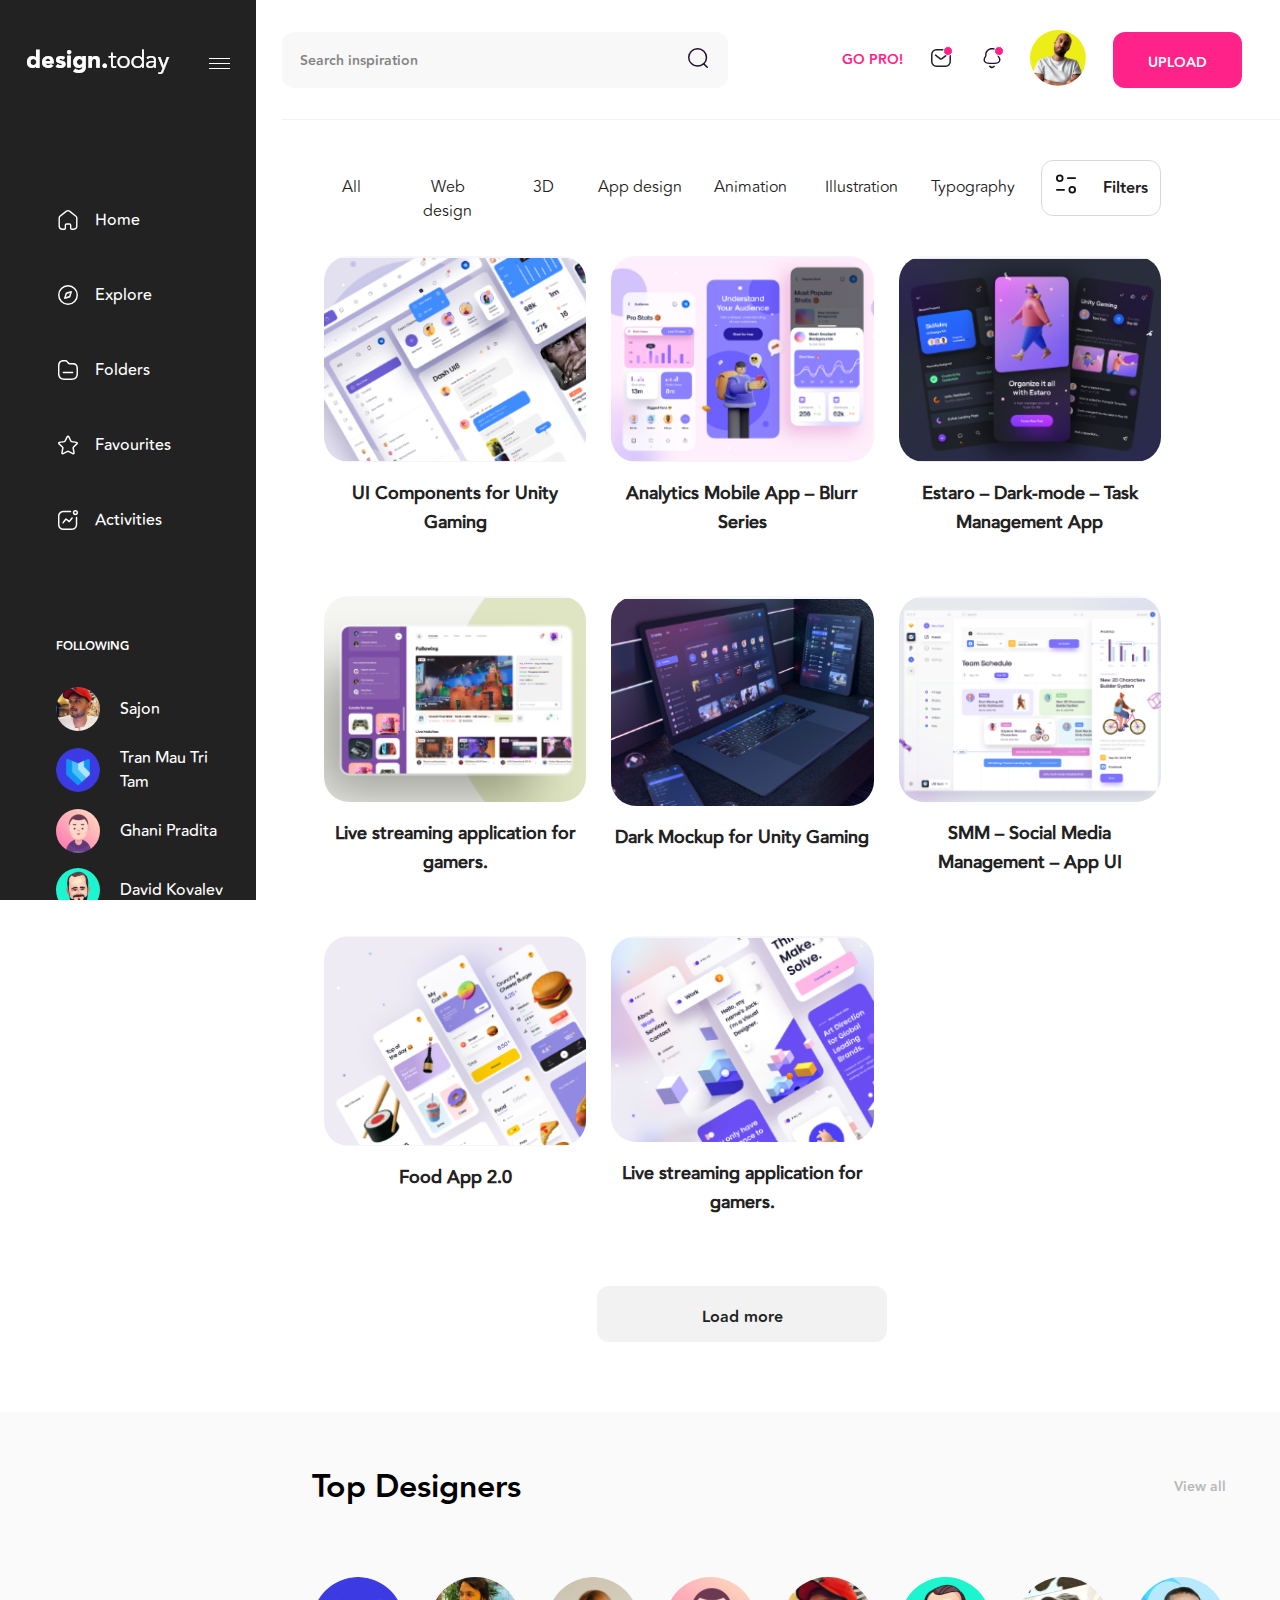
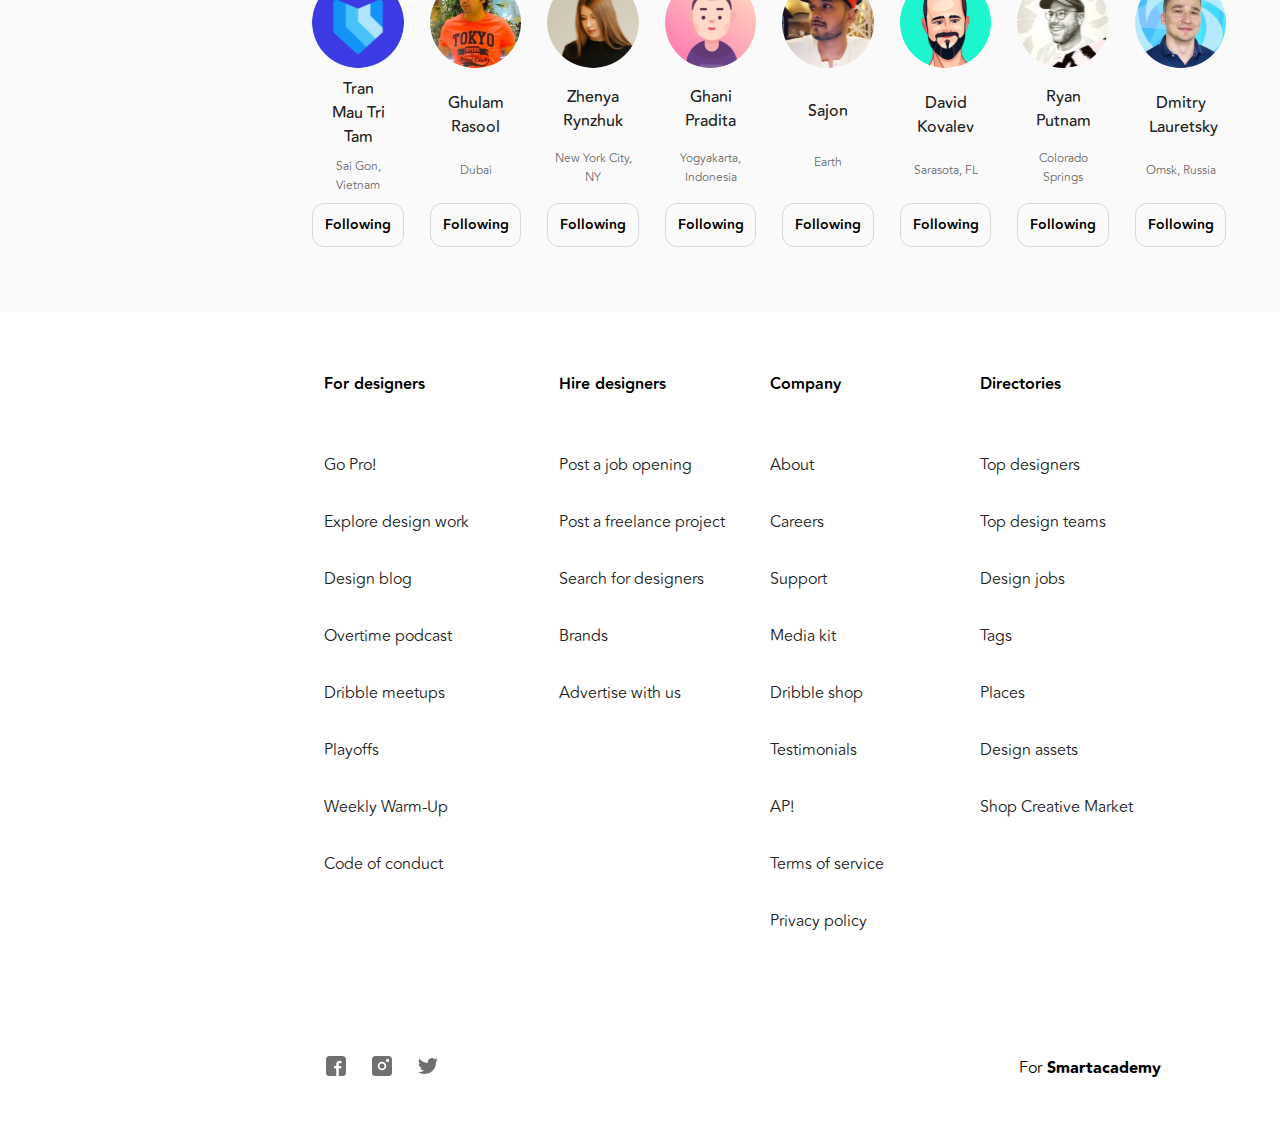
<file: index.html>
<!DOCTYPE html>
<html lang="en">
<head>
    <meta charset="UTF-8">
    <meta http-equiv="X-UA-Compatible" content="IE=edge">
    <meta name="viewport" content="width=device-width, initial-scale=1.0">
    <link rel="stylesheet" href="css/fonts.css">
    <link rel="stylesheet" href="css/style.css">
    <title>Document</title>
</head>
<body>
    <header>
        <nav>
            <div class="nav_container">
                <div class="nav_logo">
                    <a href="#">
                        <img src="img/design.today1.png" alt="logo">
                    </a>
                    <div class="burgermenu">
                        <a href="#">
                            <div class="menu_line"></div>
                            <div class="menu_line"></div>
                            <div class="menu_line"></div>
                        </a>
                    </div>
                </div>
            </div>
            <div class="nav_container">
                <ul class="navbar">
                    <li class="navbar_content">
                        <img src="img/Component 5 – 2.svg" alt="Home">
                        <a href="index.html">Home</a>
                    </li>
                    <li class="navbar_content">
                        <img src="img/Component 3 – 2.svg" alt="Explore">
                        <a href="#">Explore</a>
                    </li>
                    <li class="navbar_content">
                        <img src="img/Component 4 – 2.svg" alt="Folders">
                        <a href="#">Folders</a>
                    </li>
                    <li class="navbar_content">
                        <img src="img/Component 8 – 2.svg" alt="Favourites">
                        <a href="#">Favourites</a>
                    </li>
                    <li class="navbar_content">
                        <img src="img/Component 1 – 2.svg" alt="Activites">
                        <a href="#">Activities</a>
                    </li>
                </ul>
            </div>
            <div class="nav_container">
                <div class="following">
                    <h3>FOLLOWING</h3>
                    <div class="following_content">
                        <img src="img/Rectangle 40.svg" alt="user">
                        <a href="#">Sajon</a>
                    </div>
                    <div class="following_content">
                        <img src="img/Rectangle 41.svg" alt="user">
                        <a href="#">Tran Mau Tri Tam </a>
                    </div>
                    <div class="following_content">
                        <img src="img/Rectangle 42.svg" alt="user">
                        <a href="#">Ghani Pradita</a>
                    </div>
                    <div class="following_content">
                        <img src="img/Rectangle 43.svg" alt="user">
                        <a href="#">David Kovalev</a>
                    </div>
                    <div class="following_content">
                        <img src="img/Rectangle 44.svg" alt="user">
                        <a href="#">Ryan Putnam</a>
                    </div>
                    <a href="#">Load more (15)</a> 
                </div>
            </div>
        </nav>
        <div class="search_profile">
            <div class="search">
                <form action="#">
                    <input type="search" name="search" id="search" placeholder="Search inspiration">
                </form>
                <a href="#">
                    <svg id="Component_9_2" data-name="Component 9 – 2" xmlns="http://www.w3.org/2000/svg" width="24" height="24" viewBox="0 0 24 24">
                        <rect id="Rectangle_36" data-name="Rectangle 36" width="24" height="24" fill="rgba(255,255,255,0)"/>
                        <path id="Search" d="M11.611,2A9.507,9.507,0,0,0,2,11.4a9.507,9.507,0,0,0,9.611,9.4,9.707,9.707,0,0,0,6-2.057l3.124,3.047.083.07a.753.753,0,0,0,.964-.071.713.713,0,0,0,0-1.024L18.7,17.752A9.253,9.253,0,0,0,21.223,11.4,9.507,9.507,0,0,0,11.611,2Zm0,1.448A8.043,8.043,0,0,1,19.743,11.4a8.043,8.043,0,0,1-8.131,7.951A8.043,8.043,0,0,1,3.48,11.4,8.043,8.043,0,0,1,11.611,3.448Z" fill="#200e32" fill-rule="evenodd"/>
                      </svg>
                </a>
            </div>
            <div class="profile">
                <a href="#">GO PRO!</a>
                <a class="mailbox active" href="#">
                    <svg id="Component_11_2" data-name="Component 11 – 2" xmlns="http://www.w3.org/2000/svg" width="24" height="24" viewBox="0 0 24 24">
                        <rect id="Rectangle_74" data-name="Rectangle 74" width="24" height="24" fill="rgba(255,255,255,0)"/>
                        <path id="Message" d="M16.525,3H7.456A5.533,5.533,0,0,0,2,8.859v6.282A5.533,5.533,0,0,0,7.456,21h9.061a5.522,5.522,0,0,0,4-1.773A5.6,5.6,0,0,0,21.989,15.1V8.859A5.557,5.557,0,0,0,16.525,3ZM7.456,4.528h9.052A4,4,0,0,1,19.4,5.816a4.064,4.064,0,0,1,1.072,3v6.327A4.1,4.1,0,0,1,19.4,18.184a4,4,0,0,1-2.894,1.287H7.456a4.018,4.018,0,0,1-3.939-4.331V8.859A4.018,4.018,0,0,1,7.456,4.528Zm10.568,4.11a.755.755,0,0,0-1.066-.119l-4.1,3.3-.118.083a1.379,1.379,0,0,1-1.581-.089l-4.129-3.3-.093-.064a.755.755,0,0,0-.973.187.768.768,0,0,0,.123,1.074l4.134,3.3.161.118a2.889,2.889,0,0,0,3.416-.114l4.107-3.311.082-.077A.768.768,0,0,0,18.024,8.638Z" fill="#222" fill-rule="evenodd"/>
                      </svg>                      
                </a>
                <a class="notifs active" href="#">
                    <svg id="Component_7_2" data-name="Component 7 – 2" xmlns="http://www.w3.org/2000/svg" width="24" height="24" viewBox="0 0 24 24">
                        <rect id="Rectangle_27" data-name="Rectangle 27" width="24" height="24" fill="rgba(255,255,255,0)"/>
                        <path id="Notification" d="M12.036,2h-.071C8.6,2,5.507,4.445,5.207,7.681c-.02.232-.034.468-.042.723L5.152,9l0,.534.015-.061a3.85,3.85,0,0,1-.928,1.821l-.067.086A4.08,4.08,0,0,0,3.5,13.424v.238a4.07,4.07,0,0,0,.926,2.66,4.874,4.874,0,0,0,3.086,1.524,41.583,41.583,0,0,0,8.974,0,4.8,4.8,0,0,0,3.046-1.487,4.076,4.076,0,0,0,.965-2.5v-.4a4.013,4.013,0,0,0-.671-2.074l-.062-.079-.151-.177A3.93,3.93,0,0,1,18.89,9.7l-.045-.187-.009-.2c0-.088,0-.186,0-.308V8.332c0-.257-.01-.441-.028-.647C18.493,4.443,15.4,2,12.036,2Zm-.071,1.4h.071c2.7,0,5.158,1.945,5.395,4.418.014.162.02.317.022.547l0,.9c0,.145.009.265.018.4l.013.093.065.276a5.331,5.331,0,0,0,1.013,2l.138.162-.015-.025a2.585,2.585,0,0,1,.435,1.323v.163a2.653,2.653,0,0,1-.613,1.773,3.418,3.418,0,0,1-2.157,1.03,40.271,40.271,0,0,1-8.7,0,3.485,3.485,0,0,1-2.2-1.065,2.656,2.656,0,0,1-.575-1.716v-.219l.017-.191a2.671,2.671,0,0,1,.314-.939l.084-.139a5.25,5.25,0,0,0,1.22-2.434l.014-.142L6.535,8.7l.016-.466c.007-.147.017-.287.028-.422C6.808,5.341,9.267,3.4,11.965,3.4Zm-6.671,8.8-.045.05.049-.057Zm9.314,7.5a.684.684,0,0,0-.969.106,1.977,1.977,0,0,1-.356.347,2.138,2.138,0,0,1-1.576.445,2.117,2.117,0,0,1-1.414-.79.684.684,0,0,0-.969-.111.7.7,0,0,0-.11.98,3.5,3.5,0,0,0,4.9.586,3.323,3.323,0,0,0,.6-.583A.7.7,0,0,0,14.608,19.691Z" fill="#200e32" fill-rule="evenodd"/>
                      </svg>                      
                </a>
                <a href="profile.html">
                    <img src="img/Group 331.svg" alt="user profile">
                </a>
                <d class="upload">
                    <a href="#">UPLOAD</a>
                    <a href="#" class="upload_svg">
                        <svg version="1.1" id="Capa_1" xmlns="http://www.w3.org/2000/svg" xmlns:xlink="http://www.w3.org/1999/xlink" x="0px" y="0px"
	 width="612px" height="612px" viewBox="0 0 612 612" style="enable-background:new 0 0 612 612;" xml:space="preserve">
<g>
	<g id="Up">
		<g>
			<path d="M432.32,334.42L327.133,219.67c-5.432-5.91-13.081-9.295-21.133-9.295s-15.702,3.385-21.152,9.295L179.66,334.42
				l0.077,0.058c-4.686,5.125-7.612,11.857-7.612,19.335c0,15.836,12.852,28.688,28.688,28.688c8.377,0,15.835-3.634,21.076-9.353
				l0.077,0.058L306,281.52l84.035,91.685l0.076-0.058c5.24,5.719,12.719,9.353,21.076,9.353c15.836,0,28.688-12.852,28.688-28.688
				c0-7.478-2.926-14.21-7.611-19.335L432.32,334.42z M306,0C137.012,0,0,137.012,0,306s137.012,306,306,306s306-137.012,306-306
				S474.988,0,306,0z M306,554.625C168.912,554.625,57.375,443.088,57.375,306S168.912,57.375,306,57.375
				S554.625,168.912,554.625,306S443.088,554.625,306,554.625z"/>
		</g>
	</g>
</g>
<g>
</g>
<g>
</g>
<g>
</g>
<g>
</g>
<g>
</g>
<g>
</g>
<g>
</g>
<g>
</g>
<g>
</g>
<g>
</g>
<g>
</g>
<g>
</g>
<g>
</g>
<g>
</g>
<g>
</g>
                        </svg>
                    </a>
                </d>
            </div>
        </div>
    </header>
    <main>
        <div class="container">
            <div class="filter_bar">
                <div class="filter_option">
                    <ul>
                        <li>
                            <a href="#">All</a>
                        </li>
                        <li>
                            <a href="#">Web design</a>
                        </li>
                        <li>
                            <a href="#">3D</a>
                        </li>
                        <li>
                            <a href="#">App design</a>
                        </li>
                        <li>
                            <a href="#">Animation</a>
                        </li>
                        <li>
                            <a href="#">Illustration</a>
                        </li>
                        <li>
                            <a href="#">Typography</a>
                        </li>
                    </ul>
                </div>
                <div class="filter_button">
                    <a href="#">
                        <img src="img/Group 18.svg" alt="filter">
                    </a>
                    <a href="#">Filters</a>
                </div>
            </div>
        </div>
        <div class="container">
            <section class="article_sec">
                <article>
                    <div class="article-content">
                        <img src="img/Rectangle 451.png" alt="">
                        <h2 class="article_title">
                            <a href="#">UI Components for Unity Gaming</a>
                        </h2>
                    </div>
                    <div class="article_reacts">
                        <div class="react add">
                            <img src="img/Component 10 – 1.svg" alt="">
                        </div>
                        <div class="react heart">
                            <img src="img/Component 6 – 2.svg" alt="">
                        </div>
                    </div>
                </article>
                <article>
                    <div class="article-content">
                        <img src="img/Rectangle 461.png" alt="">
                        <h2 class="article_title">
                            <a href="#">Analytics Mobile App – Blurr Series</a>
                        </h2>
                    </div>
                    <div class="article_reacts">
                        <div class="react add">
                            <img src="img/Component 10 – 1.svg" alt="">
                        </div>
                        <div class="react heart">
                            <img src="img/Component 6 – 2.svg" alt="">
                        </div>
                    </div>
                </article>
                <article>
                    <div class="article-content">
                        <img src="img/Rectangle 471.png" alt="">
                        <h2 class="article_title">
                            <a href="#">Estaro – Dark-mode – Task Management App</a>
                        </h2>
                    </div>
                    <div class="article_reacts">
                        <div class="react add">
                            <img src="img/Component 10 – 1.svg" alt="">
                        </div>
                        <div class="react heart">
                            <img src="img/Component 6 – 2.svg" alt="">
                        </div>
                    </div>
                </article>
                <article>
                    <div class="article-content">
                        <img src="img/Rectangle 481.png" alt="">
                        <h2 class="article_title">
                            <a href="#">Live streaming application for gamers.</a>
                        </h2>
                    </div>
                    <div class="article_reacts">
                        <div class="react add">
                            <img src="img/Component 10 – 1.svg" alt="">
                        </div>
                        <div class="react heart">
                            <img src="img/Component 6 – 2.svg" alt="">
                        </div>
                    </div>
                </article>
                <article>
                    <div class="article-content">
                        <img src="img/Rectangle 45.png" alt="">
                        <h2 class="article_title">
                            <a href="#">Dark Mockup for Unity Gaming</a>
                        </h2>
                    </div>
                    <div class="article_reacts">
                        <div class="react add">
                            <img src="img/Component 10 – 1.svg" alt="">
                        </div>
                        <div class="react heart">
                            <img src="img/Component 6 – 2.svg" alt="">
                        </div>
                    </div>
                </article>
                <article>
                    <div class="article-content">
                        <img src="img/Rectangle 46.png" alt="">
                        <h2 class="article_title">
                            <a href="#">SMM – Social Media Management – App UI</a>
                        </h2>
                    </div>
                    <div class="article_reacts">
                        <div class="react add">
                            <img src="img/Component 10 – 1.svg" alt="">
                        </div>
                        <div class="react heart">
                            <img src="img/Component 6 – 2.svg" alt="">
                        </div>
                    </div>
                </article>
                <article>
                    <div class="article-content">
                        <img src="img/Rectangle 47.png" alt="">
                        <h2 class="article_title">
                            <a href="#">Food App 2.0</a>
                        </h2>
                    </div>
                    <div class="article_reacts">
                        <div class="react add">
                            <img src="img/Component 10 – 1.svg" alt="">
                        </div>
                        <div class="react heart">
                            <img src="img/Component 6 – 2.svg" alt="">
                        </div>
                    </div>
                </article>
                <article>
                    <div class="article-content">
                        <img src="img/Rectangle 48.png" alt="">
                        <h2 class="article_title">
                            <a href="#">Live streaming application for gamers.</a>
                        </h2>
                    </div>
                    <div class="article_reacts">
                        <div class="react add">
                            <img src="img/Component 10 – 1.svg" alt="">
                        </div>
                        <div class="react heart">
                            <img src="img/Component 6 – 2.svg" alt="">
                        </div>
                    </div>
                </article>
            </section>
            <div class="more_articles">
                <a href="#">Load more</a>
            </div>
        </div>
        <div class="container top_designers">
            <div class="cont section_title">
                <h1>Top Designers</h1>
                <a href="#">View all</a>
            </div>
            <div class="cont designers">
                <div class="profile_info">
                    <img src="img/Rectangle 65.svg" alt="">
                    <a href="#">Tran Mau 
                        Tri Tam </a>
                    <p>Sai Gon, Vietnam</p>
                    <button class="following_bar">Following</button>
                </div>
                <div class="profile_info">
                    <img src="img/Rectangle 69.svg" alt="">
                    <a href="#">Ghulam
                        Rasool</a>
                    <p>Dubai</p>
                    <button class="following_bar">Following</button>
                </div>
                <div class="profile_info">
                    <img src="img/Rectangle 66.svg" alt="">
                    <a href="#">Zhenya
                        Rynzhuk</a>
                    <p>New York City, NY</p>
                    <button class="following_bar">Following</button>
                </div>
                <div class="profile_info">
                    <img src="img/Rectangle 70.svg" alt="">
                    <a href="#">Ghani
                        Pradita</a>
                    <p>Yogyakarta, Indonesia</p>
                    <button class="following_bar">Following</button>
                </div>
                <div class="profile_info">
                    <img src="img/Rectangle 67.svg" alt="">
                    <a href="#">Sajon</a>
                    <p>Earth</p>
                    <button class="following_bar">Following</button>
                </div>
                <div class="profile_info">
                    <img src="img/Rectangle 71.svg" alt="">
                    <a href="#">David
                        Kovalev</a>
                    <p>Sarasota, FL</p>
                    <button class="following_bar">Following</button>
                </div>
                <div class="profile_info">
                    <img src="img/Rectangle 68.svg" alt="">
                    <a href="#">Ryan
                        Putnam</a>
                    <p>Colorado Springs</p>
                    <button class="following_bar">Following</button>
                </div>
                <div class="profile_info">
                    <img src="img/Rectangle 72.svg" alt="">
                    <a href="#">Dmitry
                        Lauretsky</a>
                    <p>Omsk, Russia</p>
                    <button class="following_bar">Following</button>
                </div>
            </div>
        </div>
        <div class="container">
            <section class="offerings">
                <ul class="for_designers">
                    <li>
                        For designers
                    </li>
                    <li>
                        <a href="#">Go Pro!</a>
                    </li>
                    <li>
                        <a href="#">Explore design work</a>
                    </li>
                    <li>
                        <a href="#">Design blog</a>
                    </li>
                    <li>
                        <a href="#">Overtime podcast</a>
                    </li>
                    <li>
                        <a href="#">Dribble meetups</a>
                    </li>
                    <li>
                        <a href="#">Playoffs</a>
                    </li>
                    <li>
                        <a href="#">Weekly Warm-Up</a>
                    </li>
                    <li>
                        <a href="#">Code of conduct</a>
                    </li>
                </ul>
                <ul class="hire_designers">
                    <li>
                        Hire designers
                    </li>
                    <li>
                        <a href="#">Post a job opening</a>
                    </li>
                    <li>
                        <a href="#">Post a freelance project</a>
                    </li>
                    <li>
                        <a href="#">Search for designers</a>
                    </li>
                    <li>
                        <a href="#">Brands</a>
                    </li>
                    <li>
                        <a href="#">Advertise with us</a>
                    </li>
                </ul>
                <ul class="company">
                    <li>
                        Company
                    </li>
                    <li>
                        <a href="#">About</a>
                    </li>
                    <li>
                        <a href="#">Careers</a>
                    </li>
                    <li>
                        <a href="#">Support</a>
                    </li>
                    <li>
                        <a href="#">Media kit</a>
                    </li>
                    <li>
                        <a href="#">Dribble shop</a>
                    </li>
                    <li>
                        <a href="#">Testimonials</a>
                    </li>
                    <li>
                        <a href="#">AP!</a>
                    </li>
                    <li>
                        <a href="#">Terms of service</a>
                    </li>
                    <li>
                        <a href="#">Privacy policy</a>
                    </li>
                </ul>
                <ul class="directories">
                    <li>
                        Directories
                    </li>
                    <li>
                        <a href="#">Top designers</a>
                    </li>
                    <li>
                        <a href="#">Top design teams</a>
                    </li>
                    <li>
                        <a href="#">Design jobs</a>
                    </li>
                    <li>
                        <a href="#">Tags</a>
                    </li>
                    <li>
                        <a href="#">Places</a>
                    </li>
                    <li>
                        <a href="#">Design assets</a>
                    </li>
                    <li>
                        <a href="#">Shop Creative Market</a>
                    </li>
                </ul>
            </section>
            <div class="more_articles more_offerings">
                <a href="#">Load more</a>
            </div>
        </div>
    </main>
    <footer>
        <div class="container">
            <div class="footer">
                <div class="soc_media">
                    <a href="#">
                        <svg xmlns="http://www.w3.org/2000/svg" width="24" height="24" viewBox="0 0 24 24">
                            <g id="Component_12_2" data-name="Component 12 – 2">
                              <rect id="Rectangle_76" data-name="Rectangle 76" width="24" height="24" fill="rgba(255,255,255,0)"/>
                              <g id="Layer_2" data-name="Layer 2" transform="translate(2 2)">
                                <g id="Layer_1" data-name="Layer 1">
                                  <path id="Path_12" data-name="Path 12" d="M16.441,0H3.559A3.563,3.563,0,0,0,0,3.559V16.441A3.563,3.563,0,0,0,3.559,20H10.2V12.6H8V10.047h2.2V8.166a3.088,3.088,0,0,1,3.285-3.39,18.149,18.149,0,0,1,1.969.1V7.159H14.1c-1.061,0-1.264.5-1.264,1.241v1.631h2.525l-.339,2.553H12.841V20h3.6A3.563,3.563,0,0,0,20,16.441V3.559A3.563,3.563,0,0,0,16.441,0Z" fill="#707070"/>
                                </g>
                              </g>
                            </g>
                          </svg>                          
                    </a>
                    <a href="#">
                        <svg id="Component_13_2" data-name="Component 13 – 2" xmlns="http://www.w3.org/2000/svg" width="24" height="24" viewBox="0 0 24 24">
                            <rect id="Rectangle_77" data-name="Rectangle 77" width="24" height="24" fill="rgba(255,255,255,0)"/>
                            <g id="Layer_2" data-name="Layer 2" transform="translate(2 2)">
                              <g id="Layer_1" data-name="Layer 1">
                                <path id="Path_13" data-name="Path 13" d="M10,7.458A2.542,2.542,0,1,0,12.542,10,2.542,2.542,0,0,0,10,7.458Zm0,0A2.542,2.542,0,1,0,12.542,10,2.542,2.542,0,0,0,10,7.458ZM16.441,0H3.559A3.563,3.563,0,0,0,0,3.559V16.441A3.563,3.563,0,0,0,3.559,20H16.441A3.563,3.563,0,0,0,20,16.441V3.559A3.563,3.563,0,0,0,16.441,0ZM10,14.237A4.237,4.237,0,1,1,14.237,10,4.237,4.237,0,0,1,10,14.237ZM15.593,6.1a1.695,1.695,0,1,1,1.695-1.695A1.695,1.695,0,0,1,15.593,6.1ZM10,7.458A2.542,2.542,0,1,0,12.542,10,2.542,2.542,0,0,0,10,7.458Z" fill="#707070"/>
                              </g>
                            </g>
                          </svg>
                    </a>
                    <a href="#">
                        <svg xmlns="http://www.w3.org/2000/svg" width="24" height="24" viewBox="0 0 24 24">
                            <g id="Component_14_2" data-name="Component 14 – 2">
                              <rect id="Rectangle_78" data-name="Rectangle 78" width="24" height="24" fill="rgba(255,255,255,0)"/>
                              <g id="Layer_2" data-name="Layer 2" transform="translate(2.006 3.998)">
                                <g id="Layer_1" data-name="Layer 1" transform="translate(-0.006 0.002)">
                                  <path id="Path_14" data-name="Path 14" d="M6.287,16A11.508,11.508,0,0,0,17.96,4.5V3.981a8.215,8.215,0,0,0,2.034-2.087,8.3,8.3,0,0,1-2.373.633A4.057,4.057,0,0,0,19.442.3a8.345,8.345,0,0,1-2.6.977,4.157,4.157,0,0,0-4.5-.99,4.042,4.042,0,0,0-2.6,3.75,3.911,3.911,0,0,0,.108.92A11.71,11.71,0,0,1,1.389.741,4,4,0,0,0,2.657,6.128,4.12,4.12,0,0,1,.8,5.621v.047A4.051,4.051,0,0,0,4.09,9.621a4.132,4.132,0,0,1-1.081.143,4.216,4.216,0,0,1-.773-.073A4.1,4.1,0,0,0,6.07,12.5,8.308,8.308,0,0,1,.986,14.228a8.644,8.644,0,0,1-.992-.057A11.744,11.744,0,0,0,6.287,16" transform="translate(0.006 -0.002)" fill="#707070"/>
                                </g>
                              </g>
                            </g>
                          </svg>
                    </a>
                </div>
                <div>
                    <p><span class="book">For</span><span class="black"> Smartacademy</span></p>
                </div>
            </div>
        </div>
    </footer>
</body>
</html>
</file>
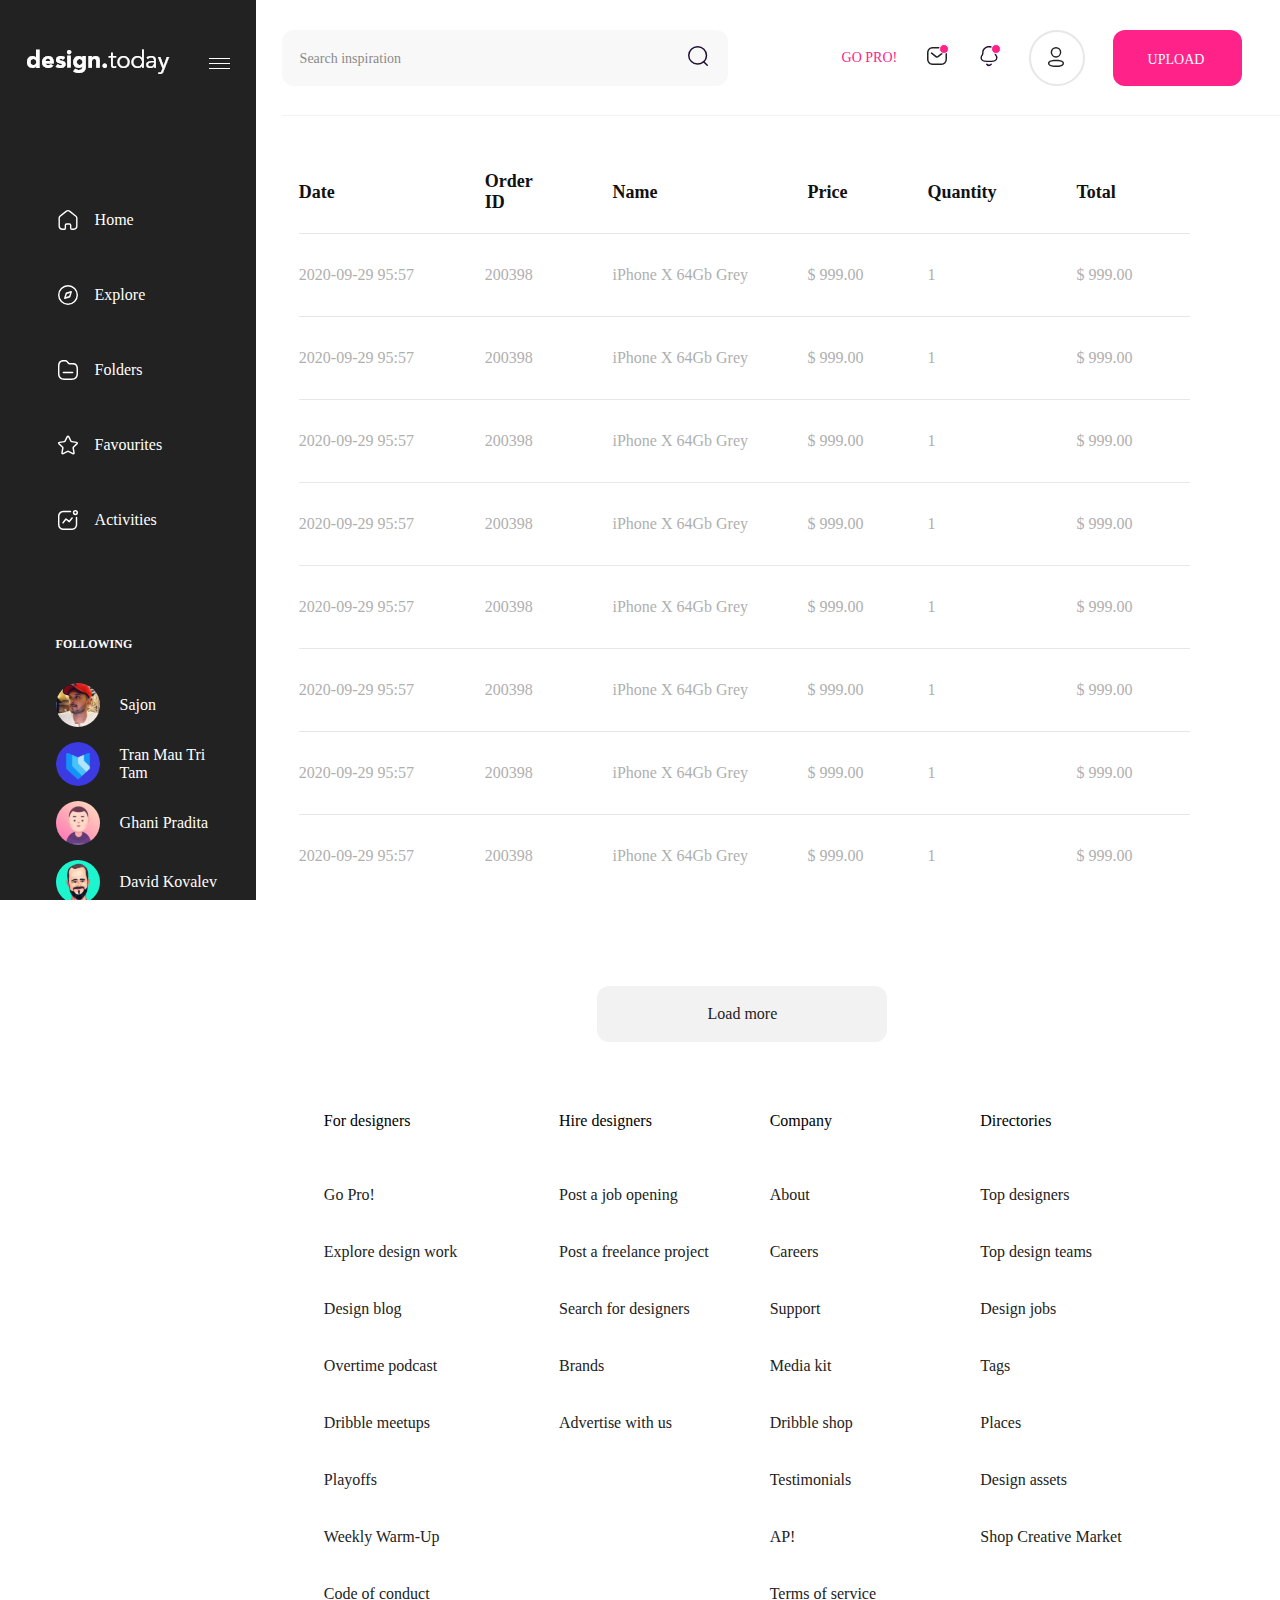
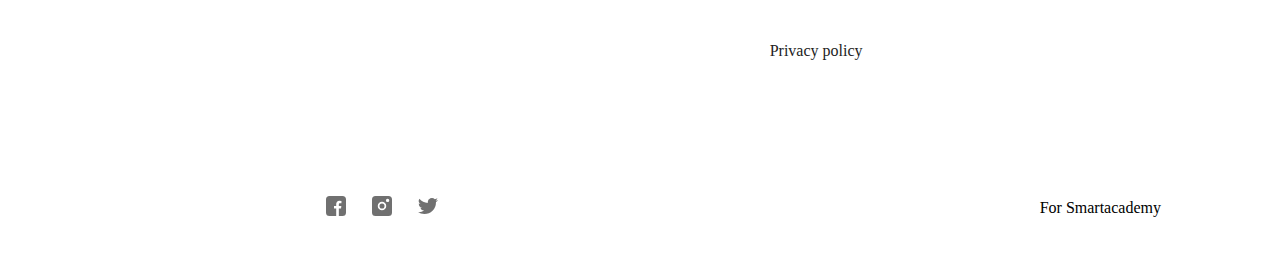
<file: profile.html>
<!DOCTYPE html>
<html lang="en">
<head>
    <meta charset="UTF-8">
    <meta http-equiv="X-UA-Compatible" content="IE=edge">
    <meta name="viewport" content="width=device-width, initial-scale=1.0">
    <link rel="stylesheet" href="css/style.css">
    <title>Document</title>
</head>
<body>
    <header>
        <nav>
            <div class="nav_container">
                <div class="nav_logo">
                    <a href="#">
                        <img src="img/design.today1.png" alt="logo">
                    </a>
                    <div class="burgermenu">
                        <a href="#">
                            <div class="menu_line"></div>
                            <div class="menu_line"></div>
                            <div class="menu_line"></div>
                        </a>
                    </div>
                </div>
            </div>
            <div class="nav_container">
                <ul class="navbar">
                    <li class="navbar_content">
                        <img src="img/Component 5 – 2.svg" alt="Home">
                        <a href="index.html">Home</a>
                    </li>
                    <li class="navbar_content">
                        <img src="img/Component 3 – 2.svg" alt="Explore">
                        <a href="#">Explore</a>
                    </li>
                    <li class="navbar_content">
                        <img src="img/Component 4 – 2.svg" alt="Folders">
                        <a href="#">Folders</a>
                    </li>
                    <li class="navbar_content">
                        <img src="img/Component 8 – 2.svg" alt="Favourites">
                        <a href="#">Favourites</a>
                    </li>
                    <li class="navbar_content">
                        <img src="img/Component 1 – 2.svg" alt="Activites">
                        <a href="#">Activities</a>
                    </li>
                </ul>
            </div>
            <div class="nav_container">
                <div class="following">
                    <h3>FOLLOWING</h3>
                    <div class="following_content">
                        <img src="img/Rectangle 40.svg" alt="user">
                        <a href="#">Sajon</a>
                    </div>
                    <div class="following_content">
                        <img src="img/Rectangle 41.svg" alt="user">
                        <a href="#">Tran Mau Tri Tam </a>
                    </div>
                    <div class="following_content">
                        <img src="img/Rectangle 42.svg" alt="user">
                        <a href="#">Ghani Pradita</a>
                    </div>
                    <div class="following_content">
                        <img src="img/Rectangle 43.svg" alt="user">
                        <a href="#">David Kovalev</a>
                    </div>
                    <div class="following_content">
                        <img src="img/Rectangle 44.svg" alt="user">
                        <a href="#">Ryan Putnam</a>
                    </div>
                    <a href="#">Load more (15)</a> 
                </div>
            </div>
        </nav>
        <div class="search_profile">
            <div class="search">
                <form action="#">
                    <input type="search" name="search" id="search" placeholder="Search inspiration">
                </form>
                <a href="#">
                    <svg id="Component_9_2" data-name="Component 9 – 2" xmlns="http://www.w3.org/2000/svg" width="24" height="24" viewBox="0 0 24 24">
                        <rect id="Rectangle_36" data-name="Rectangle 36" width="24" height="24" fill="rgba(255,255,255,0)"/>
                        <path id="Search" d="M11.611,2A9.507,9.507,0,0,0,2,11.4a9.507,9.507,0,0,0,9.611,9.4,9.707,9.707,0,0,0,6-2.057l3.124,3.047.083.07a.753.753,0,0,0,.964-.071.713.713,0,0,0,0-1.024L18.7,17.752A9.253,9.253,0,0,0,21.223,11.4,9.507,9.507,0,0,0,11.611,2Zm0,1.448A8.043,8.043,0,0,1,19.743,11.4a8.043,8.043,0,0,1-8.131,7.951A8.043,8.043,0,0,1,3.48,11.4,8.043,8.043,0,0,1,11.611,3.448Z" fill="#200e32" fill-rule="evenodd"/>
                      </svg>
                </a>
            </div>
            <div class="profile">
                <a href="#">GO PRO!</a>
                <a class="mailbox active" href="#">
                    <svg id="Component_11_2" data-name="Component 11 – 2" xmlns="http://www.w3.org/2000/svg" width="24" height="24" viewBox="0 0 24 24">
                        <rect id="Rectangle_74" data-name="Rectangle 74" width="24" height="24" fill="rgba(255,255,255,0)"/>
                        <path id="Message" d="M16.525,3H7.456A5.533,5.533,0,0,0,2,8.859v6.282A5.533,5.533,0,0,0,7.456,21h9.061a5.522,5.522,0,0,0,4-1.773A5.6,5.6,0,0,0,21.989,15.1V8.859A5.557,5.557,0,0,0,16.525,3ZM7.456,4.528h9.052A4,4,0,0,1,19.4,5.816a4.064,4.064,0,0,1,1.072,3v6.327A4.1,4.1,0,0,1,19.4,18.184a4,4,0,0,1-2.894,1.287H7.456a4.018,4.018,0,0,1-3.939-4.331V8.859A4.018,4.018,0,0,1,7.456,4.528Zm10.568,4.11a.755.755,0,0,0-1.066-.119l-4.1,3.3-.118.083a1.379,1.379,0,0,1-1.581-.089l-4.129-3.3-.093-.064a.755.755,0,0,0-.973.187.768.768,0,0,0,.123,1.074l4.134,3.3.161.118a2.889,2.889,0,0,0,3.416-.114l4.107-3.311.082-.077A.768.768,0,0,0,18.024,8.638Z" fill="#222" fill-rule="evenodd"/>
                      </svg>                      
                </a>
                <a class="notifs active" href="#">
                    <svg id="Component_7_2" data-name="Component 7 – 2" xmlns="http://www.w3.org/2000/svg" width="24" height="24" viewBox="0 0 24 24">
                        <rect id="Rectangle_27" data-name="Rectangle 27" width="24" height="24" fill="rgba(255,255,255,0)"/>
                        <path id="Notification" d="M12.036,2h-.071C8.6,2,5.507,4.445,5.207,7.681c-.02.232-.034.468-.042.723L5.152,9l0,.534.015-.061a3.85,3.85,0,0,1-.928,1.821l-.067.086A4.08,4.08,0,0,0,3.5,13.424v.238a4.07,4.07,0,0,0,.926,2.66,4.874,4.874,0,0,0,3.086,1.524,41.583,41.583,0,0,0,8.974,0,4.8,4.8,0,0,0,3.046-1.487,4.076,4.076,0,0,0,.965-2.5v-.4a4.013,4.013,0,0,0-.671-2.074l-.062-.079-.151-.177A3.93,3.93,0,0,1,18.89,9.7l-.045-.187-.009-.2c0-.088,0-.186,0-.308V8.332c0-.257-.01-.441-.028-.647C18.493,4.443,15.4,2,12.036,2Zm-.071,1.4h.071c2.7,0,5.158,1.945,5.395,4.418.014.162.02.317.022.547l0,.9c0,.145.009.265.018.4l.013.093.065.276a5.331,5.331,0,0,0,1.013,2l.138.162-.015-.025a2.585,2.585,0,0,1,.435,1.323v.163a2.653,2.653,0,0,1-.613,1.773,3.418,3.418,0,0,1-2.157,1.03,40.271,40.271,0,0,1-8.7,0,3.485,3.485,0,0,1-2.2-1.065,2.656,2.656,0,0,1-.575-1.716v-.219l.017-.191a2.671,2.671,0,0,1,.314-.939l.084-.139a5.25,5.25,0,0,0,1.22-2.434l.014-.142L6.535,8.7l.016-.466c.007-.147.017-.287.028-.422C6.808,5.341,9.267,3.4,11.965,3.4Zm-6.671,8.8-.045.05.049-.057Zm9.314,7.5a.684.684,0,0,0-.969.106,1.977,1.977,0,0,1-.356.347,2.138,2.138,0,0,1-1.576.445,2.117,2.117,0,0,1-1.414-.79.684.684,0,0,0-.969-.111.7.7,0,0,0-.11.98,3.5,3.5,0,0,0,4.9.586,3.323,3.323,0,0,0,.6-.583A.7.7,0,0,0,14.608,19.691Z" fill="#200e32" fill-rule="evenodd"/>
                      </svg>                      
                </a>
                <a href="profile.html">
                    <div class="user_profile">
                        <svg xmlns="http://www.w3.org/2000/svg" width="24" height="24" viewBox="0 0 24 24">
                            <g id="Group_79" data-name="Group 79" transform="translate(-1631 -50)">
                              <rect id="Rectangle_155" data-name="Rectangle 155" width="24" height="24" transform="translate(1631 50)" fill="rgba(255,255,255,0)"/>
                              <path id="Profile" d="M12,2a5.335,5.335,0,1,0,5.312,5.335A5.324,5.324,0,0,0,12,2Zm0,1.448A3.888,3.888,0,1,1,8.133,7.335,3.879,3.879,0,0,1,12,3.448ZM9.83,14.821a16.72,16.72,0,0,0-2.339.331,4.346,4.346,0,0,0-3.2,1.948A2.882,2.882,0,0,0,4,18.363a2.93,2.93,0,0,0,.281,1.253,3.988,3.988,0,0,0,2.976,1.9l.256.053a15.368,15.368,0,0,0,2.332.339,2.271,2.271,0,0,0,.4.047l.144.005c.074,0,.158,0,.284,0a25.118,25.118,0,0,0,3.491-.056,15.659,15.659,0,0,0,1.88-.244l.467-.1c1.542-.3,2.7-.883,3.2-1.95a2.927,2.927,0,0,0,0-2.5c-.5-1.064-1.645-1.638-3.215-1.962a16.926,16.926,0,0,0-1.873-.291l-.461-.039A24.685,24.685,0,0,0,9.83,14.821Zm4.214,1.442h.013a15.526,15.526,0,0,1,2.153.3c1.166.24,1.958.639,2.208,1.167a1.472,1.472,0,0,1,0,1.26A2.8,2.8,0,0,1,16.444,20.1l-.225.048a14.426,14.426,0,0,1-2.162.315,24.061,24.061,0,0,1-3.343.052l-.394-.007a1.94,1.94,0,0,1-.287-.033,15.523,15.523,0,0,1-1.874-.249l-.353-.075c-1.17-.229-1.969-.629-2.228-1.165a1.475,1.475,0,0,1-.139-.628,1.423,1.423,0,0,1,.14-.623,3.231,3.231,0,0,1,2.2-1.169,15.391,15.391,0,0,1,2.157-.305A23.3,23.3,0,0,1,14.044,16.263Z" transform="translate(1631 50)" fill="#222" fill-rule="evenodd"/>
                            </g>
                          </svg>                          
                    </div>
                </a>
                <div class="upload">
                    <a href="#">UPLOAD</a>
                    <a href="#" class="upload_svg">
                        <svg version="1.1" id="Capa_1" xmlns="http://www.w3.org/2000/svg" xmlns:xlink="http://www.w3.org/1999/xlink" x="0px" y="0px"
	 width="612px" height="612px" viewBox="0 0 612 612" style="enable-background:new 0 0 612 612;" xml:space="preserve">
<g>
	<g id="Up">
		<g>
			<path d="M432.32,334.42L327.133,219.67c-5.432-5.91-13.081-9.295-21.133-9.295s-15.702,3.385-21.152,9.295L179.66,334.42
				l0.077,0.058c-4.686,5.125-7.612,11.857-7.612,19.335c0,15.836,12.852,28.688,28.688,28.688c8.377,0,15.835-3.634,21.076-9.353
				l0.077,0.058L306,281.52l84.035,91.685l0.076-0.058c5.24,5.719,12.719,9.353,21.076,9.353c15.836,0,28.688-12.852,28.688-28.688
				c0-7.478-2.926-14.21-7.611-19.335L432.32,334.42z M306,0C137.012,0,0,137.012,0,306s137.012,306,306,306s306-137.012,306-306
				S474.988,0,306,0z M306,554.625C168.912,554.625,57.375,443.088,57.375,306S168.912,57.375,306,57.375
				S554.625,168.912,554.625,306S443.088,554.625,306,554.625z"/>
		</g>
	</g>
</g>
<g>
</g>
<g>
</g>
<g>
</g>
<g>
</g>
<g>
</g>
<g>
</g>
<g>
</g>
<g>
</g>
<g>
</g>
<g>
</g>
<g>
</g>
<g>
</g>
<g>
</g>
<g>
</g>
<g>
</g>
                        </svg>
                    </a>
                </div>
            </div>
        </div>
    </header>
    <main>
        <div class="container profile_page">
            <section class="orders">
                <table class="first_table">
                    <thead>
                        <tr class="highlighted">
                            <th>Date</th>
                            <th>Order ID</th>
                            <th>Name</th>
                            <th>Price</th>
                            <th>Quantity</th>
                            <th>Total</th>
                        </tr>
                    </thead>
                    <tbody>
                        <tr class="spacer">
                            <td></td>
                        </tr>
                        <tr class="highlighted">
                            <td>2020-09-29 95:57</td>
                            <td>200398</td>
                            <td>iPhone X 64Gb Grey</td>
                            <td>$ 999.00</td>
                            <td>1</td>
                            <td>$ 999.00</td>
                        </tr>
                        <tr class="spacer">
                            <td></td>
                        </tr>
                        <tr class="highlighted">
                            <td>2020-09-29 95:57</td>
                            <td>200398</td>
                            <td>iPhone X 64Gb Grey</td>
                            <td>$ 999.00</td>
                            <td>1</td>
                            <td>$ 999.00</td>
                        </tr>
                        <tr class="spacer">
                            <td></td>
                        </tr>
                        <tr class="highlighted">
                            <td>2020-09-29 95:57</td>
                            <td>200398</td>
                            <td>iPhone X 64Gb Grey</td>
                            <td>$ 999.00</td>
                            <td>1</td>
                            <td>$ 999.00</td>
                        </tr>
                        <tr class="spacer">
                            <td></td>
                        </tr>
                        <tr class="highlighted">
                            <td>2020-09-29 95:57</td>
                            <td>200398</td>
                            <td>iPhone X 64Gb Grey</td>
                            <td>$ 999.00</td>
                            <td>1</td>
                            <td>$ 999.00</td>
                        </tr>
                        <tr class="spacer">
                            <td></td>
                        </tr>
                        <tr class="highlighted">
                            <td>2020-09-29 95:57</td>
                            <td>200398</td>
                            <td>iPhone X 64Gb Grey</td>
                            <td>$ 999.00</td>
                            <td>1</td>
                            <td>$ 999.00</td>
                        </tr>
                        <tr class="spacer">
                            <td></td>
                        </tr>
                        <tr class="highlighted">
                            <td>2020-09-29 95:57</td>
                            <td>200398</td>
                            <td>iPhone X 64Gb Grey</td>
                            <td>$ 999.00</td>
                            <td>1</td>
                            <td>$ 999.00</td>
                        </tr>
                        <tr class="spacer">
                            <td></td>
                        </tr>
                        <tr class="highlighted">
                            <td>2020-09-29 95:57</td>
                            <td>200398</td>
                            <td>iPhone X 64Gb Grey</td>
                            <td>$ 999.00</td>
                            <td>1</td>
                            <td>$ 999.00</td>
                        </tr>
                        <tr class="spacer">
                            <td></td>
                        </tr>
                        <tr class="last">
                            <td>2020-09-29 95:57</td>
                            <td>200398</td>
                            <td>iPhone X 64Gb Grey</td>
                            <td>$ 999.00</td>
                            <td>1</td>
                            <td>$ 999.00</td>
                        </tr>
                    </tbody>
                </table>
            </section>
        </div>
        <div class="container order_box">
            <section class="orders orders_flex">
                <div class="order_info">
                    <div>
                        <h3>Order</h3>
                        <p>2020-09-29 95:57</p>
                    </div>
                    <div>
                        <h3>Order ID</h3>
                        <p>200398</p>
                    </div>
                    <div>
                        <h3>Name</h3>
                        <p>iPhone X 64Gb Grey</p>
                    </div>
                    <div>
                        <h3>Price</h3>
                        <p>$ 999.00</p>
                    </div>
                    <div>
                        <h3>Quantity</h3>
                        <p>1</p>
                    </div>
                    <div>
                        <h3>Total</h3>
                        <p>$ 999.00</p>
                    </div>
                </div>
                <div class="order_info">
                    <div>
                        <h3>Order</h3>
                        <p>2020-09-29 95:57</p>
                    </div>
                    <div>
                        <h3>Order ID</h3>
                        <p>200398</p>
                    </div>
                    <div>
                        <h3>Name</h3>
                        <p>iPhone X 64Gb Grey</p>
                    </div>
                    <div>
                        <h3>Price</h3>
                        <p>$ 999.00</p>
                    </div>
                    <div>
                        <h3>Quantity</h3>
                        <p>1</p>
                    </div>
                    <div>
                        <h3>Total</h3>
                        <p>$ 999.00</p>
                    </div>
                </div>
                <div class="order_info">
                    <div>
                        <h3>Order</h3>
                        <p>2020-09-29 95:57</p>
                    </div>
                    <div>
                        <h3>Order ID</h3>
                        <p>200398</p>
                    </div>
                    <div>
                        <h3>Name</h3>
                        <p>iPhone X 64Gb Grey</p>
                    </div>
                    <div>
                        <h3>Price</h3>
                        <p>$ 999.00</p>
                    </div>
                    <div>
                        <h3>Quantity</h3>
                        <p>1</p>
                    </div>
                    <div>
                        <h3>Total</h3>
                        <p>$ 999.00</p>
                    </div>
                </div>
                <div class="order_info">
                    <div>
                        <h3>Order</h3>
                        <p>2020-09-29 95:57</p>
                    </div>
                    <div>
                        <h3>Order ID</h3>
                        <p>200398</p>
                    </div>
                    <div>
                        <h3>Name</h3>
                        <p>iPhone X 64Gb Grey</p>
                    </div>
                    <div>
                        <h3>Price</h3>
                        <p>$ 999.00</p>
                    </div>
                    <div>
                        <h3>Quantity</h3>
                        <p>1</p>
                    </div>
                    <div>
                        <h3>Total</h3>
                        <p>$ 999.00</p>
                    </div>
                </div>
                <div class="order_info">
                    <div>
                        <h3>Order</h3>
                        <p>2020-09-29 95:57</p>
                    </div>
                    <div>
                        <h3>Order ID</h3>
                        <p>200398</p>
                    </div>
                    <div>
                        <h3>Name</h3>
                        <p>iPhone X 64Gb Grey</p>
                    </div>
                    <div>
                        <h3>Price</h3>
                        <p>$ 999.00</p>
                    </div>
                    <div>
                        <h3>Quantity</h3>
                        <p>1</p>
                    </div>
                    <div>
                        <h3>Total</h3>
                        <p>$ 999.00</p>
                    </div>
                </div>
                <div class="order_info">
                    <div>
                        <h3>Order</h3>
                        <p>2020-09-29 95:57</p>
                    </div>
                    <div>
                        <h3>Order ID</h3>
                        <p>200398</p>
                    </div>
                    <div>
                        <h3>Name</h3>
                        <p>iPhone X 64Gb Grey</p>
                    </div>
                    <div>
                        <h3>Price</h3>
                        <p>$ 999.00</p>
                    </div>
                    <div>
                        <h3>Quantity</h3>
                        <p>1</p>
                    </div>
                    <div>
                        <h3>Total</h3>
                        <p>$ 999.00</p>
                    </div>
                </div>
            </section>
        </div>
        <div class="container">
            <div class="more_articles">
                <a href="#">Load more</a>
            </div>
        </div>
        <div class="container">
            <section class="offerings offering_profile_page">
                <ul class="for_designers">
                    <li>
                        For designers
                    </li>
                    <li>
                        <a href="#">Go Pro!</a>
                    </li>
                    <li>
                        <a href="#">Explore design work</a>
                    </li>
                    <li>
                        <a href="#">Design blog</a>
                    </li>
                    <li>
                        <a href="#">Overtime podcast</a>
                    </li>
                    <li>
                        <a href="#">Dribble meetups</a>
                    </li>
                    <li>
                        <a href="#">Playoffs</a>
                    </li>
                    <li>
                        <a href="#">Weekly Warm-Up</a>
                    </li>
                    <li>
                        <a href="#">Code of conduct</a>
                    </li>
                </ul>
                <ul class="hire_designers">
                    <li>
                        Hire designers
                    </li>
                    <li>
                        <a href="#">Post a job opening</a>
                    </li>
                    <li>
                        <a href="#">Post a freelance project</a>
                    </li>
                    <li>
                        <a href="#">Search for designers</a>
                    </li>
                    <li>
                        <a href="#">Brands</a>
                    </li>
                    <li>
                        <a href="#">Advertise with us</a>
                    </li>
                </ul>
                <ul class="company">
                    <li>
                        Company
                    </li>
                    <li>
                        <a href="#">About</a>
                    </li>
                    <li>
                        <a href="#">Careers</a>
                    </li>
                    <li>
                        <a href="#">Support</a>
                    </li>
                    <li>
                        <a href="#">Media kit</a>
                    </li>
                    <li>
                        <a href="#">Dribble shop</a>
                    </li>
                    <li>
                        <a href="#">Testimonials</a>
                    </li>
                    <li>
                        <a href="#">AP!</a>
                    </li>
                    <li>
                        <a href="#">Terms of service</a>
                    </li>
                    <li>
                        <a href="#">Privacy policy</a>
                    </li>
                </ul>
                <ul class="directories">
                    <li>
                        Directories
                    </li>
                    <li>
                        <a href="#">Top designers</a>
                    </li>
                    <li>
                        <a href="#">Top design teams</a>
                    </li>
                    <li>
                        <a href="#">Design jobs</a>
                    </li>
                    <li>
                        <a href="#">Tags</a>
                    </li>
                    <li>
                        <a href="#">Places</a>
                    </li>
                    <li>
                        <a href="#">Design assets</a>
                    </li>
                    <li>
                        <a href="#">Shop Creative Market</a>
                    </li>
                </ul>
            </section>
            <div class="more_articles more_offerings">
                <a href="#">Load more</a>
            </div>
        </div>
    </main>
    <footer>
        <div class="container">
            <div class="footer">
                <div class="soc_media">
                    <a href="#">
                        <svg xmlns="http://www.w3.org/2000/svg" width="24" height="24" viewBox="0 0 24 24">
                            <g id="Component_12_2" data-name="Component 12 – 2">
                              <rect id="Rectangle_76" data-name="Rectangle 76" width="24" height="24" fill="rgba(255,255,255,0)"/>
                              <g id="Layer_2" data-name="Layer 2" transform="translate(2 2)">
                                <g id="Layer_1" data-name="Layer 1">
                                  <path id="Path_12" data-name="Path 12" d="M16.441,0H3.559A3.563,3.563,0,0,0,0,3.559V16.441A3.563,3.563,0,0,0,3.559,20H10.2V12.6H8V10.047h2.2V8.166a3.088,3.088,0,0,1,3.285-3.39,18.149,18.149,0,0,1,1.969.1V7.159H14.1c-1.061,0-1.264.5-1.264,1.241v1.631h2.525l-.339,2.553H12.841V20h3.6A3.563,3.563,0,0,0,20,16.441V3.559A3.563,3.563,0,0,0,16.441,0Z" fill="#707070"/>
                                </g>
                              </g>
                            </g>
                          </svg>                          
                    </a>
                    <a href="#">
                        <svg id="Component_13_2" data-name="Component 13 – 2" xmlns="http://www.w3.org/2000/svg" width="24" height="24" viewBox="0 0 24 24">
                            <rect id="Rectangle_77" data-name="Rectangle 77" width="24" height="24" fill="rgba(255,255,255,0)"/>
                            <g id="Layer_2" data-name="Layer 2" transform="translate(2 2)">
                              <g id="Layer_1" data-name="Layer 1">
                                <path id="Path_13" data-name="Path 13" d="M10,7.458A2.542,2.542,0,1,0,12.542,10,2.542,2.542,0,0,0,10,7.458Zm0,0A2.542,2.542,0,1,0,12.542,10,2.542,2.542,0,0,0,10,7.458ZM16.441,0H3.559A3.563,3.563,0,0,0,0,3.559V16.441A3.563,3.563,0,0,0,3.559,20H16.441A3.563,3.563,0,0,0,20,16.441V3.559A3.563,3.563,0,0,0,16.441,0ZM10,14.237A4.237,4.237,0,1,1,14.237,10,4.237,4.237,0,0,1,10,14.237ZM15.593,6.1a1.695,1.695,0,1,1,1.695-1.695A1.695,1.695,0,0,1,15.593,6.1ZM10,7.458A2.542,2.542,0,1,0,12.542,10,2.542,2.542,0,0,0,10,7.458Z" fill="#707070"/>
                              </g>
                            </g>
                          </svg>
                    </a>
                    <a href="#">
                        <svg xmlns="http://www.w3.org/2000/svg" width="24" height="24" viewBox="0 0 24 24">
                            <g id="Component_14_2" data-name="Component 14 – 2">
                              <rect id="Rectangle_78" data-name="Rectangle 78" width="24" height="24" fill="rgba(255,255,255,0)"/>
                              <g id="Layer_2" data-name="Layer 2" transform="translate(2.006 3.998)">
                                <g id="Layer_1" data-name="Layer 1" transform="translate(-0.006 0.002)">
                                  <path id="Path_14" data-name="Path 14" d="M6.287,16A11.508,11.508,0,0,0,17.96,4.5V3.981a8.215,8.215,0,0,0,2.034-2.087,8.3,8.3,0,0,1-2.373.633A4.057,4.057,0,0,0,19.442.3a8.345,8.345,0,0,1-2.6.977,4.157,4.157,0,0,0-4.5-.99,4.042,4.042,0,0,0-2.6,3.75,3.911,3.911,0,0,0,.108.92A11.71,11.71,0,0,1,1.389.741,4,4,0,0,0,2.657,6.128,4.12,4.12,0,0,1,.8,5.621v.047A4.051,4.051,0,0,0,4.09,9.621a4.132,4.132,0,0,1-1.081.143,4.216,4.216,0,0,1-.773-.073A4.1,4.1,0,0,0,6.07,12.5,8.308,8.308,0,0,1,.986,14.228a8.644,8.644,0,0,1-.992-.057A11.744,11.744,0,0,0,6.287,16" transform="translate(0.006 -0.002)" fill="#707070"/>
                                </g>
                              </g>
                            </g>
                          </svg>
                    </a>
                </div>
                <div>
                    <p><span class="book">For</span><span class="black"> Smartacademy</span></p>
                </div>
            </div>
        </div>
    </footer>
</body>
</html>
</file>
<file: css/fonts.css>
@font-face{
    font-family: 'Avenir Book';
    src: url(../fonts/avenir-book.ttf);
    src: url(../fonts/Avenir_Book.eot),
         url(../fonts/Avenir_Book.otf),
         url(../fonts/Avenir_Book.svg),
         url(../fonts/Avenir_Book.woff);
        
}

@font-face{
    font-family: 'Avenir Black';
    src: url(../fonts/Avenir-Black.ttf);
    src: url(../fonts/Avenir_Black.eot),
         url(../fonts/Avenir_Black.otf),
         url(../fonts/Avenir_Black.svg),
         url(../fonts/Avenir_Black.woff);
}

@font-face{
    font-family: 'Avenir Medium';
    src: url(../fonts/Avenir-Medium.ttf);
    src: url(../fonts/Avenir_Medium.eot),
         url(../fonts/Avenir_Medium.otf),
         url(../fonts/Avenir_Medium.svg),
         url(../fonts/Avenir_Medium.woff);
}

@font-face{
    font-family: 'Avenir Heavy';
    src: url(../fonts/avenir-Heavy.ttf);
    src: url(../fonts/Avenir_Heavy.eot),
         url(../fonts/Avenir_Heavy.otf),
         url(../fonts/Avenir_Heavy.svg),
         url(../fonts/Avenir_Heavy.woff);
}
</file>
<file: css/style.css>
* {
  padding: 0;
  margin: 0;
  text-decoration: none;
  list-style: none;
  -webkit-box-sizing: border-box;
          box-sizing: border-box;
}

body{
  overflow-x: hidden;
}
/* header */
nav {
  width: 16%;
  height: 100%;
  background-color: #222222;
  position: fixed;
  z-index: 1;
  overflow-y: scroll;
}

nav::-webkit-scrollbar {
  display: none;
}

.nav_container {
  width: 80%;
  margin: 0 auto;
}

.nav_logo {
  padding-top: 42px;
  margin-bottom: 106px;
  display: -webkit-box;
  display: -ms-flexbox;
  display: flex;
  -webkit-box-orient: horizontal;
  -webkit-box-direction: normal;
      -ms-flex-direction: row;
          flex-direction: row;
  -webkit-box-pack: justify;
      -ms-flex-pack: justify;
          justify-content: space-between;
  -webkit-box-align: center;
      -ms-flex-align: center;
          align-items: center;
}

.sec_logo{
  display: none;
}
.burgermenu a {
  width: 21px;
  height: 11px;
  display: -webkit-box;
  display: -ms-flexbox;
  display: flex;
  -webkit-box-orient: vertical;
  -webkit-box-direction: normal;
      -ms-flex-direction: column;
          flex-direction: column;
  -webkit-box-pack: justify;
      -ms-flex-pack: justify;
          justify-content: space-between;
  -webkit-box-align: center;
      -ms-flex-align: center;
          align-items: center;
}

.menu_line {
  width: 100%;
  height: 1px;
  background-color: #ffffff;
}

.navbar {
  margin-bottom: 87px;
  /* height: 365px; */
  display: -webkit-box;
  display: -ms-flexbox;
  display: flex;
  -webkit-box-orient: vertical;
  -webkit-box-direction: normal;
      -ms-flex-direction: column;
          flex-direction: column;
  -webkit-box-pack: justify;
      -ms-flex-pack: justify;
          justify-content: space-between;
  -webkit-box-align: center;
      -ms-flex-align: center;
          align-items: center;
}

.navbar_content {
  width: 100%;
  height: 60px;
  padding-left: 30px;
  border-radius: 12px;
  display: -webkit-box;
  display: -ms-flexbox;
  display: flex;
  -webkit-box-orient: horizontal;
  -webkit-box-direction: normal;
      -ms-flex-direction: row;
          flex-direction: row;
  -webkit-box-pack: start;
      -ms-flex-pack: start;
          justify-content: flex-start;
  -webkit-box-align: center;
      -ms-flex-align: center;
          align-items: center;
}

.navbar_content:not(:last-child) {
  margin-bottom: 15px;
}

.navbar_content:hover {
  background-color: #ff2288;
}

.navbar_content a {
  margin-left: 15px;
  color: #ffffff;
  font-size: 16px;
  font-family: 'Avenir Medium';
}

.following {
  padding-bottom: 106px;
  padding-left: 30px;
  display: -webkit-box;
  display: -ms-flexbox;
  display: flex;
  -webkit-box-orient: vertical;
  -webkit-box-direction: normal;
      -ms-flex-direction: column;
          flex-direction: column;
  -webkit-box-pack: justify;
      -ms-flex-pack: justify;
          justify-content: space-between;
  -webkit-box-align: start;
      -ms-flex-align: start;
          align-items: flex-start;
}

.following_content {
  width: 100%;
  display: -webkit-box;
  display: -ms-flexbox;
  display: flex;
  -webkit-box-orient: horizontal;
  -webkit-box-direction: normal;
      -ms-flex-direction: row;
          flex-direction: row;
  -webkit-box-pack: start;
      -ms-flex-pack: start;
          justify-content: flex-start;
  -webkit-box-align: center;
      -ms-flex-align: center;
          align-items: center;
}

.following_content:not(:last-child) {
  margin-bottom: 15px;
}

.following_content a {
  margin-left: 20px;
  color: #ffffff;
  font-size: 16px;
  font-family: 'Avenir Medium';
}

.following h3 {
  margin-bottom: 31px;
  color: #ffffff;
  font-size: 12px;
  font-family: 'Avenir Heavy';
}

.following > a {
  color: #ffffff;
  font-size: 14px;
  font-family: 'Avenir Heavy';
}

.search_profile {
  width: 100%;
  padding: 30px 5% 70px 17%;
  position: relative;
  display: -webkit-box;
  display: -ms-flexbox;
  display: flex;
  -webkit-box-orient: horizontal;
  -webkit-box-direction: normal;
      -ms-flex-direction: row;
          flex-direction: row;
  -webkit-box-pack: justify;
      -ms-flex-pack: justify;
          justify-content: space-between;
  -webkit-box-align: center;
      -ms-flex-align: center;
          align-items: center;
}

.search_profile::after{
  content: "";
  height: 1px;
  width: 78%;
  background-color: #111111;
  opacity: 5%;
  bottom: 40px;
  position: absolute;
}
.search {
  width: 446px;
  height: 56px;
  padding: 20px 18px;
  border-radius: 12px;
  background-color: #f8f8f8;
  display: -webkit-box;
  display: -ms-flexbox;
  display: flex;
  -webkit-box-orient: horizontal;
  -webkit-box-direction: normal;
      -ms-flex-direction: row;
          flex-direction: row;
  -webkit-box-pack: justify;
      -ms-flex-pack: justify;
          justify-content: space-between;
  -webkit-box-align: center;
      -ms-flex-align: center;
          align-items: center;
}

input[type="search"],
textarea {
  width: 200%;
  background-color: #f8f8f8;
  outline: none;
}

input[type="search"],
textarea:focus {
  border: none;
}

::-webkit-input-placeholder {
  color: #111111;
  opacity: 50%;
}

:-ms-input-placeholder {
  color: #111111;
  opacity: 50%;
}

::-ms-input-placeholder {
  color: #111111;
  opacity: 50%;
}

::-moz-placeholder {
  font-size: 14px;
  font-family: 'Avenir Heavy';
  color: #111111;
  opacity: 50%;
}

::placeholder {
  font-size: 14px;
  font-family: 'Avenir Heavy';
  color: #111111;
  opacity: 50%;
}

.profile{
  width: 400px;
  display: -webkit-box;
  display: -ms-flexbox;
  display: flex;
  -webkit-box-orient: horizontal;
  -webkit-box-direction: normal;
      -ms-flex-direction: row;
          flex-direction: row;
  -webkit-box-pack: justify;
      -ms-flex-pack: justify;
          justify-content: space-between;
  -webkit-box-align: center;
      -ms-flex-align: center;
          align-items: center;
}

.profile a:first-child {
  font-size: 14px;
  font-family: 'Avenir Heavy';
  color: #ff2288;
}

.user_profile{
  width: 56px;
  height: 56px;
  padding: 23%;
  border: 2px solid #E7E7E7;
  border-radius: 28px;
}


.upload {
  width: 129px;
  height: 56px;
  padding-top: 20px;
  padding-left: 35px;
  border-radius: 12px;
  background-color: #ff2288;
  cursor: pointer;
}

.upload_svg svg{
  display: none;
}
.profile .upload a {
  color: #ffffff;
  font-size: 14px;
}

.mailbox.active, .notifs.active {
  position: relative;
}

.mailbox.active::after, .notifs.active::after {
  -webkit-box-sizing: border-box;
          box-sizing: border-box;
  content: "";
  width: 10px;
  height: 10px;
  background-color: #ff2288;
  border-radius: 50%;
  border: 1px solid #FFFFFF;
  position: absolute;
  top: 0;
  right: 0;
}

/* main */
main,
footer {
  width: 100%;
}

.container {
  width: 100%;
  padding-left: 25.3%;
  padding-right: 9.3%;
  /* background-color: violet; */
}

.filter_option ul,
.filter_button,
.filter_bar {
  display: -webkit-box;
  display: -ms-flexbox;
  display: flex;
  -webkit-box-orient: horizontal;
  -webkit-box-direction: normal;
      -ms-flex-direction: row;
          flex-direction: row;
  -webkit-box-pack: justify;
      -ms-flex-pack: justify;
          justify-content: space-between;
  -webkit-box-align: center;
      -ms-flex-align: center;
          align-items: center;
}

.filter_option {
  height: 100%;
}

.filter_bar {
  width: 100%;
  height: 56px;
  margin-bottom: 40px;
}

.filter_bar ul {
  height: 100%;
  text-align: center;
}

.filter_bar li {
  padding-top: 15px;
}

.filter_option ul li {
  margin-right: 25px;
  border-radius: 12px;
}

.filter_option ul li:hover,
.filter_option ul li:active {
  background-color: #f2f2f2;
}

.filter_option ul li:not(:first-child, :nth-child(3)) {
  width: 86px;
  height: 100%;
}

.filter_option ul li:first-child,
.filter_option ul li:nth-child(3) {
  width: 56px;
  height: 100%;
}

.filter_bar a {
  color: #222222;
  font-size: 16px;
  font-family: 'Avenir Book';
}

.filter_button {
  width: 132px;
  height: 100%;
  border: 1px solid #d8d8d8;
  border-radius: 12px;
  background-color: #ffffff;
  display: -webkit-box;
  display: -ms-flexbox;
  display: flex;
  -webkit-box-orient: horizontal;
  -webkit-box-direction: normal;
      -ms-flex-direction: row;
          flex-direction: row;
  -ms-flex-pack: distribute;
      justify-content: space-around;
  -webkit-box-align: center;
      -ms-flex-align: center;
          align-items: center;
}

.filter_button a {
  color: #222222;
  font-size: 16px;
  font-family: 'Avenir Heavy';
}

.article_sec {
  width: 100%;
  display: -ms-grid;
  display: grid;
  -ms-grid-columns: 1fr 25px 1fr 25px 1fr 25px 1fr;
  grid-template-columns: repeat(4, 1fr);
  grid-gap: 40px 25px;
}

article img{
  height: 80%;
  border-radius: 25px;
}

article {
  height: 280px;
  background-color: #ffffff;
  margin-bottom: 20px;
  position: relative;
}

article .article-content {
  height: 100%;
  display: -webkit-box;
  display: -ms-flexbox;
  display: flex;
  -webkit-box-orient: vertical;
  -webkit-box-direction: normal;
      -ms-flex-direction: column;
          flex-direction: column;
}

article .article-content img {
  -o-object-fit: cover;
     object-fit: cover;
  height: 50%;
  width: 100%;
  -webkit-box-flex: 1;
      -ms-flex-positive: 1;
          flex-grow: 1;
}

article .article_title {
  overflow: hidden;
  -o-text-overflow: ellipsis;
     text-overflow: ellipsis;
  display: -webkit-box;
  -webkit-line-clamp: 2;
  -webkit-box-orient: vertical;
  min-height: 54px;
}

.article_content {
  width: 100%;
  height: 100%;
  display: -webkit-box;
  display: -ms-flexbox;
  display: flex;
  -webkit-box-orient: vertical;
  -webkit-box-direction: normal;
      -ms-flex-direction: column;
          flex-direction: column;
  -webkit-box-pack: justify;
      -ms-flex-pack: justify;
          justify-content: space-between;
  -webkit-box-align: center;
      -ms-flex-align: center;
          align-items: center;
}

.react {
  height: 34px;
  width: 34px;
  padding-top: 5px;
  padding-left: 5px;
  border-radius: 12px;
  background-color: #ffffff;
}

.article_reacts {
  display: none;
}

article:hover .article_reacts {
  height: 80px;
  display: -webkit-box;
  display: -ms-flexbox;
  display: flex;
  -webkit-box-orient: vertical;
  -webkit-box-direction: normal;
      -ms-flex-direction: column;
          flex-direction: column;
  -webkit-box-pack: justify;
      -ms-flex-pack: justify;
          justify-content: space-between;
  position: absolute;
  top: 15px;
  left: 15px;
  cursor: pointer;
}

.add:hover, .add:active {
  background-color: skyblue;
}

.heart:hover, .heart:active {
  background-color: tomato;
}


.article_title {
  margin-top: 16px;
  text-align: center;
}

.article_title a {
  color: #222222;
  font-size: 18px;
  font-family: 'Avenir Medium';
}

.more_articles {
  width: 290px;
  height: 56px;
  background-color: #f2f2f2;
  margin: 50px auto 70px auto;
  border-radius: 12px;
  text-align: center;
  padding-top: 19px;
}

.more_articles a {
  color: #222222;
  font-size: 16px;
  font-family: 'Avenir Heavy';
}

.cont{
  padding-left: 11%;
  padding-right: 11%;
}
.section_title {
  display: -webkit-box;
  display: -ms-flexbox;
  display: flex;
  -webkit-box-orient: horizontal;
  -webkit-box-direction: normal;
      -ms-flex-direction: row;
          flex-direction: row;
  -webkit-box-pack: justify;
      -ms-flex-pack: justify;
          justify-content: space-between;
  -webkit-box-align: center;
      -ms-flex-align: center;
          align-items: center;
}

.section_title h1 {
  font-size: 32px;
  font-family: 'Avenir Heavy';
}

.section_title a {
  color: #222222;
  opacity: 30%;
  font-size: 14px;
  font-family: 'Avenir Heavy';
}

.top_designers{
  height: 500px;
  padding-right: 0%;
  padding-left: 16%;
  margin-bottom: 60px;
  background-color: #FAFAFA;
  display: -webkit-box;
  display: -ms-flexbox;
  display: flex;
  -webkit-box-orient: vertical;
  -webkit-box-direction: normal;
      -ms-flex-direction: column;
          flex-direction: column;
  -webkit-box-pack: space-evenly;
      -ms-flex-pack: space-evenly;
          justify-content: space-evenly;
}
.designers {
  width: 100%;
  height: 60%;
  display: -webkit-box;
  display: -ms-flexbox;
  display: flex;
  -webkit-box-orient: horizontal;
  -webkit-box-direction: normal;
      -ms-flex-direction: row;
          flex-direction: row;
  -webkit-box-pack: justify;
      -ms-flex-pack: justify;
          justify-content: space-between;
  -webkit-box-align: center;
      -ms-flex-align: center;
          align-items: center;
}

.profile_info {
  width: 10%;
  height: 270px;
  display: -webkit-box;
  display: -ms-flexbox;
  display: flex;
  -webkit-box-orient: vertical;
  -webkit-box-direction: normal;
      -ms-flex-direction: column;
          flex-direction: column;
  -webkit-box-pack: justify;
      -ms-flex-pack: justify;
          justify-content: space-between;
  -webkit-box-align: center;
      -ms-flex-align: center;
          align-items: center;
}

.profile_info img {
  width: 100%;
}

.profile_info a {
  width: 70%;
  color: #222222;
  font-size: 16px;
  font-family: 'Avenir Medium';
}

.profile_info p {
  font-size: 12px;
  opacity: 60%;
  font-family: 'Avenir Book';
}

.following_bar {
  font-size: 14px;
  font-family: 'Avenir Heavy';
}

.profile_info a,
p {
  text-align: center;
}

.following_bar {
  width: 100%;
  height: 44px;
  text-align: center;
  background-color: unset;
  border: 1px solid #d8d8d8;
  border-radius: 12px;
}

.following_bar:hover,
.following_bar:active {
  background-color: #f2f2f2;
}

.following_bar:focus{
  outline: none;
}
.offerings {
  height: 570px;
  width: 100%;
  margin-bottom: 112px;
  display: -webkit-box;
  display: -ms-flexbox;
  display: flex;
  -webkit-box-orient: horizontal;
  -webkit-box-direction: normal;
      -ms-flex-direction: row;
          flex-direction: row;
  -webkit-box-pack: justify;
      -ms-flex-pack: justify;
          justify-content: space-between;
  -webkit-box-align: start;
      -ms-flex-align: start;
          align-items: flex-start;
}

.offerings ul li:not(:last-child) {
  margin-bottom: 30px;
}

.offerings li a {
  display: block;
  height: 27px;
  font-size: 16px;
  font-family: 'Avenir Book';
  color: #222222;
}

.offerings ul{
  width: 30%;
}
.offerings ul:not(:first-child){
  padding-left: 30px;
}
.offerings li:not(:first-child) a:hover{
  font-family: 'Avenir Heavy';
}

.offerings ul li:first-child {
  margin-bottom: 56px;
  font-family: 'Avenir Heavy';
}

.more_offerings{
  display: none;
}

/* footer */
.soc_media {
  display: -webkit-box;
  display: -ms-flexbox;
  display: flex;
  -webkit-box-orient: horizontal;
  -webkit-box-direction: normal;
      -ms-flex-direction: row;
          flex-direction: row;
  -webkit-box-align: center;
      -ms-flex-align: center;
          align-items: center;
}

.soc_media svg{
  margin-right: 22px;
}

.soc_media svg path:hover{
  fill: #222222;
}
.footer {
  display: -webkit-box;
  display: -ms-flexbox;
  display: flex;
  -webkit-box-orient: horizontal;
  -webkit-box-direction: normal;
      -ms-flex-direction: row;
          flex-direction: row;
  -webkit-box-pack: justify;
      -ms-flex-pack: justify;
          justify-content: space-between;
  -webkit-box-align: center;
      -ms-flex-align: center;
          align-items: center;
}

footer .container {
  margin-bottom: 40px;
}

footer .book{
  font-size: 16px;
  font-family: 'Avenir Book';
}

footer .black{
  font-size: 16px;
  font-family: 'Avenir Black';
}

/* profile page */

/* main */

.profile_page{
  padding-right: 6%;
  padding-left: 23%;
  height: 700px;
  margin-bottom: 130px;
}
.orders{
  width: 100%;
  height: 100%;
}
table{
  height: 100%;
  width: 100%;
  border-collapse: collapse;
}
th, tr.highlighted, .last{
  text-align: left;
  vertical-align: middle;
  color: #AFAFAF;
}

th:not(:last-child) {
  padding-right: 150px;
  color: #111111;
}

th{
  font-size: 18px;
  font-family: 'Avenir Heavy';
}
th:last-child{
  padding-right: 100px;
  color: #111111;
}

td {
  display: table-cell;
  font-size: 16px;
  font-family: 'Avenir Heavy';
}
tr.highlighted:hover:not(:first-child), .last:hover{
  background-color: #F2F2F2;
}


tr.highlighted:hover td, .last:hover td{
  color: #222222;
}

tr.highlighted:active td, .last:active td{
  color: #FF2288;
  
}
tr.highlighted:active:hover, .last:active:hover{
  background-color: unset;
}
tr.highlighted, .last{
  height: 72px;
}

tr.highlighted td:first-child, th:first-child, .last td:first-child{
  padding-left: 30px;
}


tr.highlighted td{
  position: relative;
}

tr.highlighted td::after{
  content: '';
  position: absolute;
  left: 30px;
  bottom: -6px;
  height: 1px;
  width: 100%;
  background-color: #E7E7E7;
 }

tr.highlighted td:last-child::after{
  content: '';
  position: absolute;
  left: 30px;
  bottom: -6px;
  height: 1px;
  width: 60%;
  background-color: #E7E7E7;
}

tr.highlighted th{
  position: relative;
}

tr.highlighted th::after{
  content: '';
  position: absolute;
  left: 30px;
  bottom: -6px;
  height: 1px;
  width: 100%;
  background-color: #E7E7E7;
 }

tr:hover td:first-child{
  border-top-left-radius: 12px;
  border-bottom-left-radius: 12px;
}

tr:hover td:last-child{
  border-top-right-radius: 12px;
  border-bottom-right-radius: 12px;
}

tr.highlighted th:last-child::after{
  content: '';
  position: absolute;
  left: 30px;
  bottom: -6px;
  height: 1px;
  width: 60%;
  background-color:#E7E7E7;
}
.spacer{
  height: 11px;
  width: 100%;
  background-color: transparent;
}

.order_box{
  height: 100%;
  display: none;
}
.orders_flex{
  height: 100%;
  width: 100%;
  display: -ms-grid;
  display: grid;
  -ms-grid-columns: 400px 10px 400px;
  grid-template-columns: 400px 400px;
  grid-gap: 10px;
  grid-row-gap: 20px;
}
.order_info{
  width: 90%;
  height: 100%;
  border: 2px solid #222222;
  border-radius: 14px;
  -webkit-box-shadow: 4px 4px 10px rgb(255, 34, 136, 0.7);
          box-shadow: 4px 4px 10px rgb(255, 34, 136, 0.7);
  text-align: center;
  display: -webkit-box;
  display: -ms-flexbox;
  display: flex;
  -webkit-box-orient: vertical;
  -webkit-box-direction: normal;
      -ms-flex-direction: column;
          flex-direction: column;
  -webkit-box-pack: justify;
      -ms-flex-pack: justify;
          justify-content: space-between;
}

.order_info div:not(:last-child){
  border-bottom: 2px solid #E7E7E7;
  height: 60px;
  display: -webkit-box;
  display: -ms-flexbox;
  display: flex;
  -webkit-box-orient: vertical;
  -webkit-box-direction: normal;
      -ms-flex-direction: column;
          flex-direction: column;
  -ms-flex-pack: distribute;
      justify-content: space-around;
  -webkit-box-align: center;
      -ms-flex-align: center;
          align-items: center;
}

.more_orders{
  width: 100%;
}

/* responsive */
@media screen and (max-width: 1600px) {
  .article_sec {
    -ms-grid-columns: 1fr 25px 1fr 25px 1fr;
    grid-template-columns: repeat(3, 1fr);
  }
}

@media screen and (max-width: 1180px) {
  .article_sec {
    -ms-grid-columns: 1fr 25px 1fr;
    grid-template-columns: repeat(2, 1fr);
  }
}

@media screen and (max-width: 880px) {
  .article_sec {
    grid-gap: 20px 25px;
  }
}


@media only screen and (max-width: 1505px){
  nav{
    width: 20%;
  }
  .search_profile{
    padding-left: 22%;
    padding-right: 3%;
  }

  .cont{
    padding-right: 5%;
    padding-left: 10%;
  }

  th:nth-child(2), th:nth-child(4), th:nth-child(5){
    padding-right: 80px;
  }

  .profile_page{
    padding-left: 21%;
  }
}

@media only screen and (max-width: 1250px){
  nav{
    width: 22%;
  }
  .search_profile{
    padding-left: 24%;
    padding-right: 2%;
  }

  .container{
    padding-right: 5%;
  }

  .search{
    width: 400px;
  }

  .profile_page{
    display: none;
  }

  .order_box{
    display: block;
    padding-left: 28%;
  }
}

@media only screen and (max-width: 1112px){
    .filter_button a:nth-child(2){
      display: none;
    }

    .filter_button{
      min-width: 58px;
    }

    .filter_option li:nth-child(7){
      display: none;
    }

    nav{
      width: 25%;
    }

    .container{
      max-width: 1100px;
      padding-right: 3%;
      padding-left: 30%;
    }

    .search_profile{
      padding-left: 30%;
      padding-right: 2%;
    }


    .profile{
      width: 300px;
    }

    .profile a:nth-child(2){
      margin-left: 15px;
    }
    .search{
      width: 300px;
    }

    input[type="search"],textarea {
      width: 130%;
    }
    
    .upload{
      padding: 20px 40px;
      position: relative;
      width: 56px;
      height: 80px;
      border-radius: 50%;
      -webkit-transform: scale(0.70005);
          -ms-transform: scale(0.70005);
              transform: scale(0.70005);
    }
    
    .upload a:first-child{
      display: none;
    }
  
    .upload_svg{
      width: 100%;
      height: 100%;
    }
    .upload_svg svg{
      display: block;
      width: 40px;
      height: 40px;
      fill: white;
      -webkit-transform: scale(1.25);
          -ms-transform: scale(1.25);
              transform: scale(1.25);
      position: absolute;
      left: 25%;
      top: 25%;
    }

    .cont{
      padding: unset;
    }
    .orders_flex{
      -ms-grid-columns: 300px 20px 300px;
      grid-template-columns: 300px 300px;
      grid-gap: 20px;
    }

    .order_box{
      padding-right: 15%;
      padding-left: 35%;
    }
    .order_info{
      width: 100%;
    }
}

@media only screen and (max-width: 992px){
  nav{
    width: 30%;
  }

  .profile a:first-child{
    display: none;
  }

  .search_profile{
    padding-left: 35%;
  }
  .search{
    width: 250px;
  }
  .container{
    max-width: 1000px;
    padding-left: 35%;
  }

  input[type="search"],textarea {
    width: 100%;
  }
  .filter_option li:nth-child(6), .filter_option li:nth-child(5){
    display: none;
  }

  .profile_info{
      width: 20%;
   }

  .designers .profile_info.profile_info:nth-child(2n){
       display: none;
  }

  .offerings ul:last-child{
      display: none;
  }

  .more_offerings{
      display: block;
      margin-top: unset;
  }

  .orders_flex{
    -ms-grid-columns: 450px;
    grid-template-columns: 450px;
  }

  .order_box{
    padding-left: 40%;
  }
}

@media only screen and (max-width: 896px){
  .article_sec {
   display: -webkit-box;
   display: -ms-flexbox;
   display: flex;
   -webkit-box-orient: vertical;
   -webkit-box-direction: normal;
       -ms-flex-direction: column;
           flex-direction: column;
   -webkit-box-align: center;
       -ms-flex-align: center;
           align-items: center;
   -webkit-box-pack: center;
       -ms-flex-pack: center;
           justify-content: center;
}

  article:nth-child(2n){
    display: none;
  }

  article{
      width: 80%;
      height: 300px;
  }

  .order_info{
    width: 80%;
  }
  .order_box{
    padding-left: 45%;
  }
}


@media only screen and (max-width: 784px){
    nav{
      width: 34%;
    }

    .search_profile{
      padding-right: .07%;
    }
    .designers .profile_info.profile_info:nth-child(7){
      display: none;
   }
   
   .designers, .offerings, .footer, .section_title{
     -ms-flex-pack: distribute;
         justify-content: space-around;
   }

   .offerings ul:nth-child(3){
    display: none;
  }

  .offerings ul{
    width: 40%;
  }
    .order_box{
      padding-left: 40%;
    }
    .order_info{
      width: 75%;
    }
}

@media only screen and (max-width: 684px){
  .navbar, .following{
    display: none;
  }

  nav{
    height: 80px;
    z-index: 3;
  }

  .nav_container{
    margin: unset;
    width: 100%;
  }
  .search_profile{
    height: 80px;
    padding-top: unset;
    padding-bottom: unset;
    position: fixed;
    z-index: 2 ;
    background-color: #222222;
    -webkit-box-pack: center;
        -ms-flex-pack: center;
            justify-content: center;
  }

  .nav_logo{
    padding-top: 20px;
    -ms-flex-pack: distribute;
        justify-content: space-around;
  }

  .mailbox svg path, .notifs svg path, .user_profile svg path{
    fill: white;
  }
  
  main{
    padding-top: 100px;
  }

  .container{
    padding-left: 3%;
  }

  .search{
    width: 60px;
    background-color: transparent;
  }

  .search svg path{
    fill: white;
  }
  input[type="search"],textarea{
    display: none;
  }

  .offerings{
    margin-bottom: 50px;
  }
  .order_info{
    width: 100%;
  }

  .order_box{
    padding-left: 15%;
  }
}

@media only screen and (max-width: 576px){
  .nav_logo img{
    display: none;
  }

  nav{
    width: 40px;
    height: 80px;
    padding-top: 15px;
  }

  .search_profile{
    padding-left: 15%;
    height: 80px;
  }
  .search{
    width: 150px;
    background-color: #f8f8f8;
  }

  .search svg path{
    fill: black;
  }
  input[type="search"],textarea{
    display: block;
  }

  .filter_option li:nth-child(3){
    display: none;
  }
  .order_box{
    padding-left: 10%;
  }

  .order_info{
    width: 90%;
  }
}


@media only screen and (max-width: 555px){
  .order_info{
    width: 80%;
  }

  .order_box{
    padding-left: 15%;
    padding-right: 15%;
  }
}

@media only screen and (max-width: 476px){
  .order_box{
    padding-right: 6%;
  }

  .order_info{
    width: 70%;
  }

  .offerings{
    height: 600px;
  }
}

@media only screen and (max-width: 408px){
  input[type="search"],textarea{
    display: none;
  }

  .search{
    width: 50px;
    padding: unset;
    background-color: transparent;
  }

  .search svg path{
    fill: white;
  }
  .search svg {
    margin-right: 10px;
  }

  .filter_option ul li{
    margin-right: 10px;
  }

  .filter_button{
    width: 80px;
  }

  .offerings ul{
    width: 50%;
  }

  .order_box{
    padding-left: 10%;
  }

  .order_info div{
    height: 80px;
  }
  .order_info{
    width: 65%;
  }
}

@media only screen and (max-width: 380px){
  .order_info{
    max-width: 60%;
    height: 80%;
  }

  .order_box{
    padding-right: unset;
    padding-left: 10%;
  }
  .offerings{
    height: 600px;
    margin-bottom: 100px;
  }

  .following_bar{
    width: 80px;
  }

  .filter_bar{
    justify-content: space-evenly;
  }

  .filter_button{
    width: 40px;
    height: 40px;
  }
  .filter_option ul li:nth-child(4){
    display: none;
  }
}

@media only screen and (max-width: 340px){
  .order_box{
    padding-left: 12%;
  }

  .order_info{
    max-width: 55%;
    width: 55%;
  }
}
</file>
